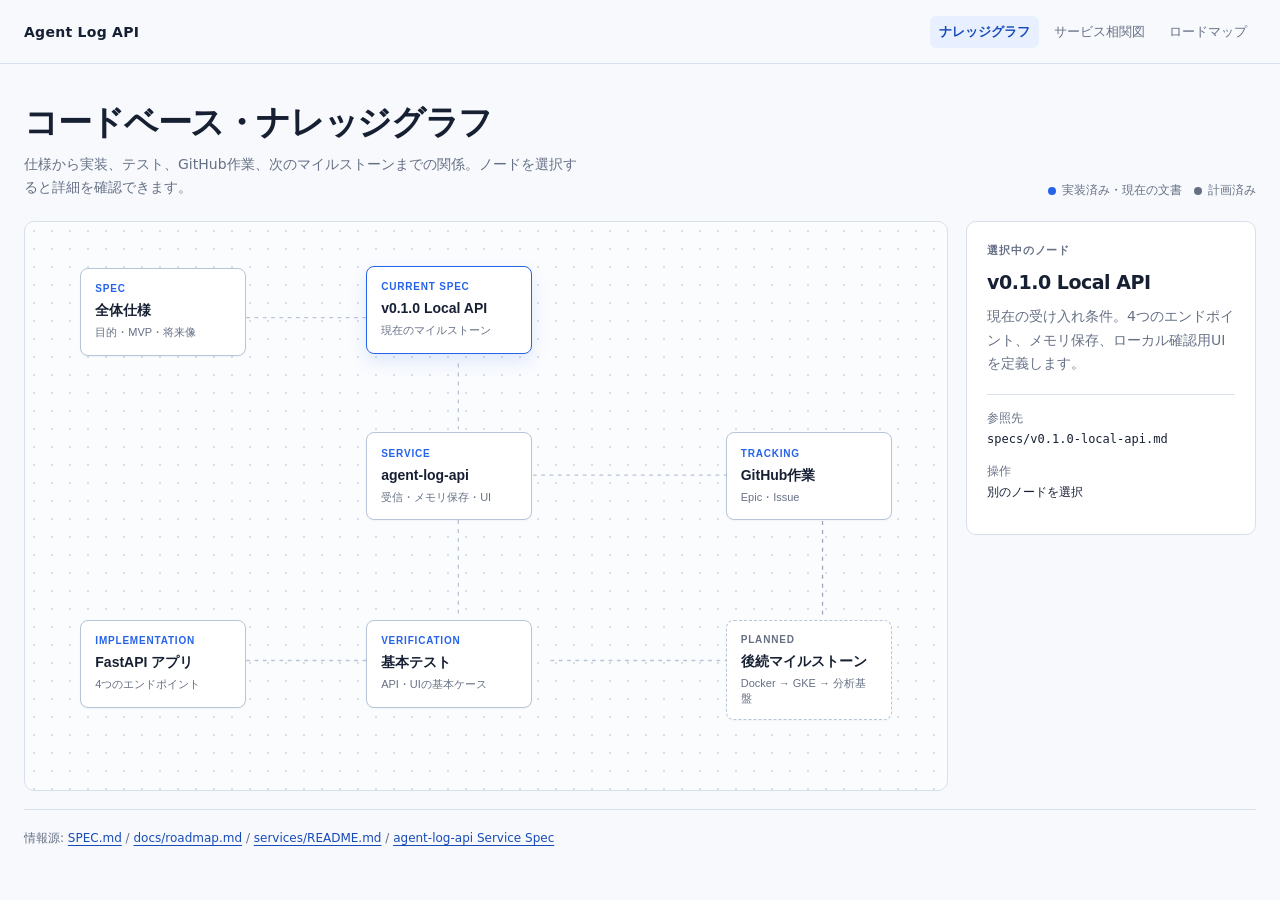
<file: docs/visualizations/knowledge-graph.html>
<!doctype html>
<html lang="ja">
<head>
  <meta charset="utf-8">
  <meta name="viewport" content="width=device-width, initial-scale=1">
  <meta name="description" content="Agent Log API の仕様、実装、テスト、Issue、マイルストーンの関係図。">
  <title>コードベース・ナレッジグラフ</title>
  <style>
    :root{--bg:#f7f9fc;--surface:#fff;--ink:#172033;--muted:#667085;--line:#d8e0ec;--blue:#2563eb;--blue-soft:#e8f0ff;--gray:#667085;--gray-soft:#eef1f5;--focus:#101828;font-family:Inter,"Hiragino Sans",system-ui,sans-serif;color:var(--ink);background:var(--bg)}
    *{box-sizing:border-box}body{margin:0;background:var(--bg)}a{color:inherit}.skip{position:absolute;left:1rem;top:-4rem;padding:.6rem .8rem;background:var(--focus);color:#fff;z-index:10}.skip:focus{top:1rem}button:focus-visible,a:focus-visible{outline:3px solid #93b4ff;outline-offset:3px}.shell{max-width:1280px;margin:auto;padding:0 24px}.bar{height:64px;display:flex;align-items:center;justify-content:space-between;border-bottom:1px solid var(--line)}.brand{flex:none;white-space:nowrap;font-size:14px;font-weight:750;text-decoration:none;letter-spacing:.02em}.nav{display:flex;gap:6px}.nav a{padding:7px 9px;border-radius:6px;color:var(--muted);font-size:13px;text-decoration:none}.nav a[aria-current="page"]{background:var(--blue-soft);color:#174bb9;font-weight:700}.page-head{display:flex;align-items:end;justify-content:space-between;gap:24px;padding:36px 0 22px}.page-head h1{margin:0;font-size:clamp(24px,3vw,34px);letter-spacing:-.04em}.page-head p{max-width:560px;margin:7px 0 0;color:var(--muted);font-size:14px;line-height:1.65}.legend{display:flex;gap:12px;flex-wrap:wrap;color:var(--muted);font-size:12px;white-space:nowrap}.legend span{display:flex;align-items:center;gap:6px}.dot{width:8px;height:8px;border-radius:99px;background:var(--blue)}.dot.planned{background:var(--gray)}.workspace{display:grid;grid-template-columns:minmax(0,1fr) 290px;gap:18px;align-items:start}.diagram{position:relative;min-height:570px;overflow:hidden;border:1px solid var(--line);border-radius:10px;background-color:#fbfcfe;background-image:radial-gradient(#d7deea 1px,transparent 1px);background-size:18px 18px}.lines{position:absolute;inset:0;width:100%;height:100%;pointer-events:none}.lines path{fill:none;stroke:#b8c4d7;stroke-width:1.4;stroke-dasharray:4 5}.lines path.planned{stroke:#9ba7b9}.node{position:absolute;width:clamp(132px,18%,180px);min-height:88px;padding:13px 14px;border:1px solid #b8c5d9;border-radius:8px;background:var(--surface);color:var(--ink);text-align:left;cursor:pointer;box-shadow:0 1px 2px rgb(16 24 40 / .04);transition:border-color .18s,box-shadow .18s,transform .18s}.node:hover,.node[aria-pressed="true"]{border-color:var(--blue);box-shadow:0 8px 18px rgb(37 99 235 / .13);transform:translateY(-2px)}.node.planned{border-style:dashed}.node .kind{display:block;margin-bottom:7px;color:var(--blue);font-size:10px;font-weight:800;letter-spacing:.08em;text-transform:uppercase}.node.planned .kind{color:var(--gray)}.node strong{display:block;font-size:14px;line-height:1.35}.node small{display:block;margin-top:5px;color:var(--muted);font-size:11px;line-height:1.4}.n-spec{left:6%;top:8%}.n-milestone{left:37%;top:8%}.n-service{left:37%;top:37%}.n-issues{right:6%;top:37%}.n-app{left:6%;top:70%}.n-tests{left:37%;top:70%}.n-roadmap{right:6%;top:70%}.inspector{position:sticky;top:18px;padding:20px;border:1px solid var(--line);border-radius:10px;background:var(--surface)}.inspector .eyebrow{margin:0 0 10px;color:var(--muted);font-size:11px;font-weight:800;letter-spacing:.08em;text-transform:uppercase}.inspector h2{margin:0;font-size:19px;letter-spacing:-.025em}.inspector p{margin:12px 0 18px;color:var(--muted);font-size:14px;line-height:1.7}.meta{padding-top:14px;border-top:1px solid var(--line);font-size:12px;line-height:1.6}.meta dt{color:var(--muted)}.meta dd{margin:2px 0 12px;font-family:ui-monospace,SFMono-Regular,monospace;color:var(--ink);overflow-wrap:anywhere}.sources{margin:18px 0 0;padding:18px 0 30px;border-top:1px solid var(--line);color:var(--muted);font-size:12px;line-height:1.7}.sources a{color:#174bb9;text-underline-offset:3px}@media(max-width:760px){.shell{padding:0 16px}.bar{height:auto;min-height:60px;align-items:flex-start;padding:13px 0}.brand{padding-top:7px}.nav{justify-content:flex-end;flex-wrap:wrap}.page-head{display:block;padding:25px 0 16px}.legend{margin-top:14px}.workspace{display:block}.diagram{min-height:auto;padding:14px;background-image:none}.lines{display:none}.node{position:relative;left:auto!important;right:auto!important;top:auto!important;width:100%;min-height:0;margin:0 0 10px}.inspector{position:relative;top:auto;margin-top:14px}.sources{margin-top:14px}}
  </style>
</head>
<body>
  <a class="skip" href="#graph">図へ移動</a>
  <header class="shell bar"><a class="brand" href="../../README.md">Agent Log API</a><nav class="nav" aria-label="ページ移動"><a aria-current="page" href="knowledge-graph.html">ナレッジグラフ</a><a href="microservice-relationships.html">サービス相関図</a><a href="../roadmap.md">ロードマップ</a></nav></header>
  <main class="shell">
    <section class="page-head" aria-labelledby="page-title"><div><h1 id="page-title">コードベース・ナレッジグラフ</h1><p>仕様から実装、テスト、GitHub作業、次のマイルストーンまでの関係。ノードを選択すると詳細を確認できます。</p></div><div class="legend" aria-label="凡例"><span><i class="dot" aria-hidden="true"></i>実装済み・現在の文書</span><span><i class="dot planned" aria-hidden="true"></i>計画済み</span></div></section>
    <div class="workspace">
      <section id="graph" class="diagram" aria-label="コードベース・ナレッジグラフ">
        <svg class="lines" viewBox="0 0 1000 570" preserveAspectRatio="none" aria-hidden="true"><path d="M240 96H370"/><path d="M470 142V208"/><path d="M470 290V398"/><path d="M470 254H770"/><path d="M370 440H240"/><path d="M570 440H770"/><path class="planned" d="M865 300V398"/></svg>
        <button class="node n-spec" type="button" data-title="全体仕様" data-copy="プロダクト仮説、MVP、将来のGCP・Kubernetes方針を定義する全体Specです。" data-source="SPEC.md" aria-pressed="false"><span class="kind">Spec</span><strong>全体仕様</strong><small>目的・MVP・将来像</small></button>
        <button class="node n-milestone" type="button" data-title="v0.1.0 Local API" data-copy="現在の受け入れ条件。4つのエンドポイント、メモリ保存、ローカル確認用UIを定義します。" data-source="specs/v0.1.0-local-api.md" aria-pressed="true"><span class="kind">Current spec</span><strong>v0.1.0 Local API</strong><small>現在のマイルストーン</small></button>
        <button class="node n-service" type="button" data-title="agent-log-api" data-copy="HTTPで操作ログを受け、メモリ保存と標準出力を担う現在のサービスです。ローカル確認UIもここに同梱します。" data-source="services/agent-log-api/SPEC.md" aria-pressed="false"><span class="kind">Service</span><strong>agent-log-api</strong><small>受信・メモリ保存・UI</small></button>
        <button class="node n-issues" type="button" data-title="GitHub作業" data-copy="EPIC-001の下で、CI-001 #15、UI-001 #16、DOC-001 #6を追跡します。この図はDOC-002 #18です。" data-source="GitHub Issues" aria-pressed="false"><span class="kind">Tracking</span><strong>GitHub作業</strong><small>Epic・Issue</small></button>
        <button class="node n-app" type="button" data-title="FastAPI アプリ" data-copy="GET /、GET /health、POST /logs、GET /logs を提供し、静的なローカル確認用UIを返します。" data-source="services/agent-log-api/app/main.py" aria-pressed="false"><span class="kind">Implementation</span><strong>FastAPI アプリ</strong><small>4つのエンドポイント</small></button>
        <button class="node n-tests" type="button" data-title="基本テスト" data-copy="ヘルスチェック、ログ登録・一覧、入力検証、UIの応答を確認するテストです。" data-source="services/agent-log-api/tests/test_main.py" aria-pressed="false"><span class="kind">Verification</span><strong>基本テスト</strong><small>API・UIの基本ケース</small></button>
        <button class="node planned n-roadmap" type="button" data-title="後続マイルストーン" data-copy="Docker、ローカルKubernetes、GKE、Pub/Sub、BigQueryへ段階的に進みます。ここにある要素はまだ実装されていません。" data-source="docs/roadmap.md" aria-pressed="false"><span class="kind">Planned</span><strong>後続マイルストーン</strong><small>Docker → GKE → 分析基盤</small></button>
      </section>
      <aside class="inspector" aria-live="polite"><p class="eyebrow">選択中のノード</p><h2 id="detail-title">v0.1.0 Local API</h2><p id="detail-copy">現在の受け入れ条件。4つのエンドポイント、メモリ保存、ローカル確認用UIを定義します。</p><dl class="meta"><dt>参照先</dt><dd id="detail-source">specs/v0.1.0-local-api.md</dd><dt>操作</dt><dd>別のノードを選択</dd></dl></aside>
    </div>
    <p class="sources">情報源: <a href="../../SPEC.md">SPEC.md</a> / <a href="../roadmap.md">docs/roadmap.md</a> / <a href="../../services/README.md">services/README.md</a> / <a href="../../services/agent-log-api/SPEC.md">agent-log-api Service Spec</a></p>
  </main>
  <script>
    document.querySelectorAll('.node').forEach((node) => node.addEventListener('click', () => { document.querySelectorAll('.node').forEach((item) => item.setAttribute('aria-pressed', 'false')); node.setAttribute('aria-pressed', 'true'); document.querySelector('#detail-title').textContent = node.dataset.title; document.querySelector('#detail-copy').textContent = node.dataset.copy; document.querySelector('#detail-source').textContent = node.dataset.source; }));
  </script>
</body>
</html>
</file>
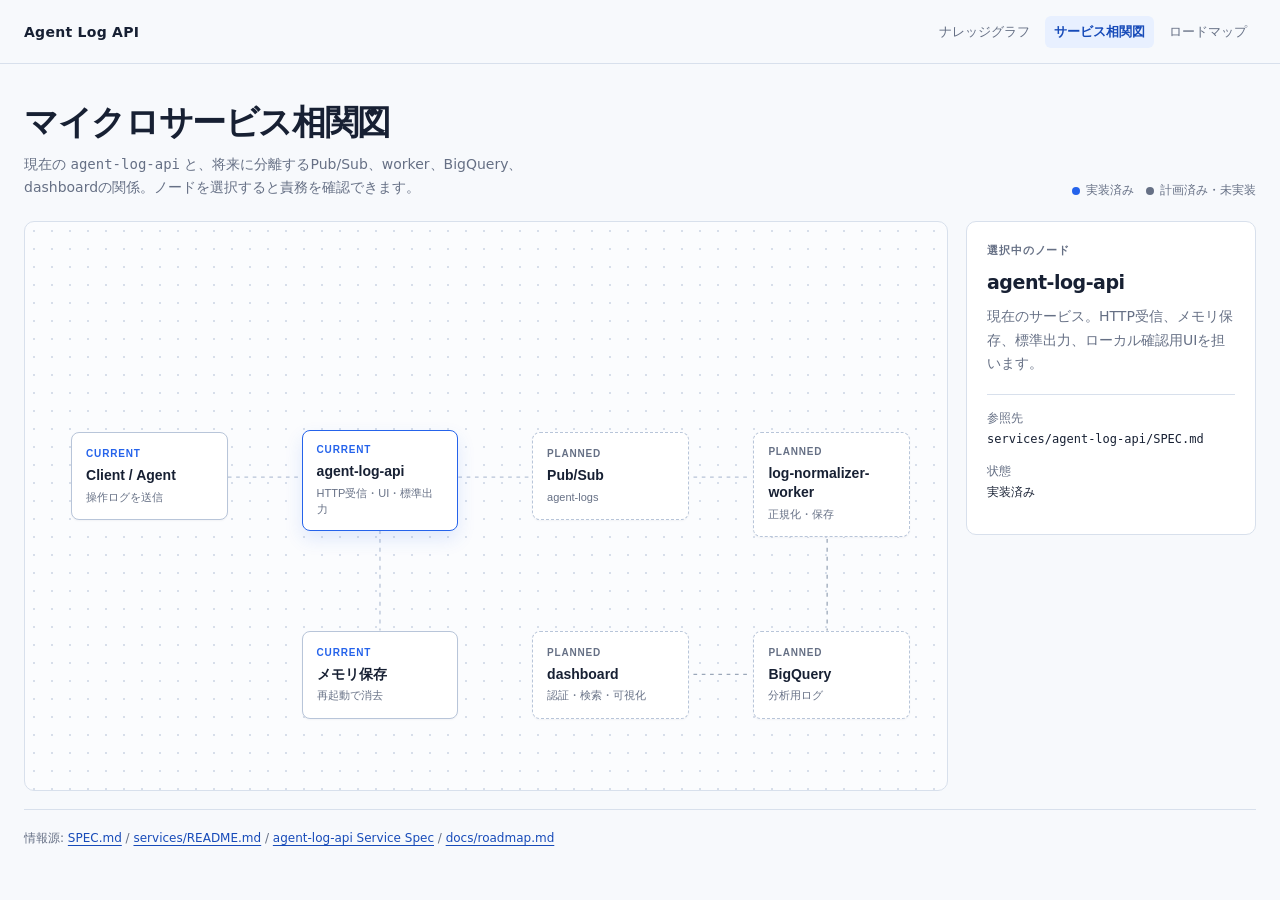
<file: docs/visualizations/microservice-relationships.html>
<!doctype html>
<html lang="ja">
<head>
  <meta charset="utf-8">
  <meta name="viewport" content="width=device-width, initial-scale=1">
  <meta name="description" content="Agent Log API の現在と将来のマイクロサービス相関図。">
  <title>マイクロサービス相関図</title>
  <style>
    :root{--bg:#f7f9fc;--surface:#fff;--ink:#172033;--muted:#667085;--line:#d8e0ec;--blue:#2563eb;--blue-soft:#e8f0ff;--gray:#667085;--focus:#101828;font-family:Inter,"Hiragino Sans",system-ui,sans-serif;color:var(--ink);background:var(--bg)}*{box-sizing:border-box}body{margin:0;background:var(--bg)}a{color:inherit}.skip{position:absolute;left:1rem;top:-4rem;padding:.6rem .8rem;background:var(--focus);color:#fff;z-index:10}.skip:focus{top:1rem}button:focus-visible,a:focus-visible{outline:3px solid #93b4ff;outline-offset:3px}.shell{max-width:1280px;margin:auto;padding:0 24px}.bar{height:64px;display:flex;align-items:center;justify-content:space-between;border-bottom:1px solid var(--line)}.brand{flex:none;white-space:nowrap;font-size:14px;font-weight:750;text-decoration:none;letter-spacing:.02em}.nav{display:flex;gap:6px}.nav a{padding:7px 9px;border-radius:6px;color:var(--muted);font-size:13px;text-decoration:none}.nav a[aria-current="page"]{background:var(--blue-soft);color:#174bb9;font-weight:700}.page-head{display:flex;align-items:end;justify-content:space-between;gap:24px;padding:36px 0 22px}.page-head h1{margin:0;font-size:clamp(24px,3vw,34px);letter-spacing:-.04em}.page-head p{max-width:560px;margin:7px 0 0;color:var(--muted);font-size:14px;line-height:1.65}.legend{display:flex;gap:12px;flex-wrap:wrap;color:var(--muted);font-size:12px;white-space:nowrap}.legend span{display:flex;align-items:center;gap:6px}.dot{width:8px;height:8px;border-radius:99px;background:var(--blue)}.dot.planned{background:var(--gray)}.workspace{display:grid;grid-template-columns:minmax(0,1fr) 290px;gap:18px;align-items:start}.diagram{position:relative;min-height:570px;overflow:hidden;border:1px solid var(--line);border-radius:10px;background-color:#fbfcfe;background-image:radial-gradient(#d7deea 1px,transparent 1px);background-size:18px 18px}.lines{position:absolute;inset:0;width:100%;height:100%;pointer-events:none}.lines path{fill:none;stroke:#b8c4d7;stroke-width:1.4;stroke-dasharray:4 5}.lines path.planned{stroke:#9ba7b9}.node{position:absolute;width:clamp(130px,17%,175px);min-height:88px;padding:13px 14px;border:1px solid #b8c5d9;border-radius:8px;background:var(--surface);color:var(--ink);text-align:left;cursor:pointer;box-shadow:0 1px 2px rgb(16 24 40 / .04);transition:border-color .18s,box-shadow .18s,transform .18s}.node:hover,.node[aria-pressed="true"]{border-color:var(--blue);box-shadow:0 8px 18px rgb(37 99 235 / .13);transform:translateY(-2px)}.node.planned{border-style:dashed}.node .kind{display:block;margin-bottom:7px;color:var(--blue);font-size:10px;font-weight:800;letter-spacing:.08em;text-transform:uppercase}.node.planned .kind{color:var(--gray)}.node strong{display:block;font-size:14px;line-height:1.35}.node small{display:block;margin-top:5px;color:var(--muted);font-size:11px;line-height:1.4}.n-client{left:5%;top:37%}.n-api{left:30%;top:37%}.n-memory{left:30%;top:72%}.n-pubsub{left:55%;top:37%}.n-worker{right:4%;top:37%}.n-bigquery{right:4%;top:72%}.n-dashboard{left:55%;top:72%}.inspector{position:sticky;top:18px;padding:20px;border:1px solid var(--line);border-radius:10px;background:var(--surface)}.inspector .eyebrow{margin:0 0 10px;color:var(--muted);font-size:11px;font-weight:800;letter-spacing:.08em;text-transform:uppercase}.inspector h2{margin:0;font-size:19px;letter-spacing:-.025em}.inspector p{margin:12px 0 18px;color:var(--muted);font-size:14px;line-height:1.7}.meta{padding-top:14px;border-top:1px solid var(--line);font-size:12px;line-height:1.6}.meta dt{color:var(--muted)}.meta dd{margin:2px 0 12px;font-family:ui-monospace,SFMono-Regular,monospace;color:var(--ink);overflow-wrap:anywhere}.sources{margin:18px 0 0;padding:18px 0 30px;border-top:1px solid var(--line);color:var(--muted);font-size:12px;line-height:1.7}.sources a{color:#174bb9;text-underline-offset:3px}@media(max-width:760px){.shell{padding:0 16px}.bar{height:auto;min-height:60px;align-items:flex-start;padding:13px 0}.brand{padding-top:7px}.nav{justify-content:flex-end;flex-wrap:wrap}.page-head{display:block;padding:25px 0 16px}.legend{margin-top:14px}.workspace{display:block}.diagram{min-height:auto;padding:14px;background-image:none}.lines{display:none}.node{position:relative;left:auto!important;right:auto!important;top:auto!important;width:100%;min-height:0;margin:0 0 10px}.inspector{position:relative;top:auto;margin-top:14px}.sources{margin-top:14px}}
  </style>
</head>
<body>
  <a class="skip" href="#map">図へ移動</a>
  <header class="shell bar"><a class="brand" href="../../README.md">Agent Log API</a><nav class="nav" aria-label="ページ移動"><a href="knowledge-graph.html">ナレッジグラフ</a><a aria-current="page" href="microservice-relationships.html">サービス相関図</a><a href="../roadmap.md">ロードマップ</a></nav></header>
  <main class="shell">
    <section class="page-head" aria-labelledby="page-title"><div><h1 id="page-title">マイクロサービス相関図</h1><p>現在の <code>agent-log-api</code> と、将来に分離するPub/Sub、worker、BigQuery、dashboardの関係。ノードを選択すると責務を確認できます。</p></div><div class="legend" aria-label="凡例"><span><i class="dot" aria-hidden="true"></i>実装済み</span><span><i class="dot planned" aria-hidden="true"></i>計画済み・未実装</span></div></section>
    <div class="workspace">
      <section id="map" class="diagram" aria-label="マイクロサービス相関図">
        <svg class="lines" viewBox="0 0 1000 570" preserveAspectRatio="none" aria-hidden="true"><path d="M220 256H300"/><path d="M470 256H550"/><path d="M635 256H785"/><path d="M385 300V410"/><path class="planned" d="M870 300V410"/><path class="planned" d="M635 454H785"/></svg>
        <button class="node n-client" type="button" data-title="Client / Agent" data-copy="Agentまたはクライアントが、操作ログをPOST /logsで送信します。" data-source="POST /logs" aria-pressed="false"><span class="kind">Current</span><strong>Client / Agent</strong><small>操作ログを送信</small></button>
        <button class="node n-api" type="button" data-title="agent-log-api" data-copy="現在のサービス。HTTP受信、メモリ保存、標準出力、ローカル確認用UIを担います。" data-source="services/agent-log-api/SPEC.md" aria-pressed="true"><span class="kind">Current</span><strong>agent-log-api</strong><small>HTTP受信・UI・標準出力</small></button>
        <button class="node n-memory" type="button" data-title="メモリ保存" data-copy="v0.1.0ではログをアプリのメモリへ保存します。プロセスの再起動で消えることを許容します。" data-source="v0.1.0 Local API" aria-pressed="false"><span class="kind">Current</span><strong>メモリ保存</strong><small>再起動で消去</small></button>
        <button class="node planned n-pubsub" type="button" data-title="Pub/Sub" data-copy="受信APIと後続処理を非同期に分離するためのメッセージ境界です。現在は未実装です。" data-source="SPEC.md · Phase 2" aria-pressed="false"><span class="kind">Planned</span><strong>Pub/Sub</strong><small>agent-logs</small></button>
        <button class="node planned n-worker" type="button" data-title="log-normalizer-worker" data-copy="Pub/Subからログを読み、正規化して保存する将来のサービスです。" data-source="services/README.md · Phase 4" aria-pressed="false"><span class="kind">Planned</span><strong>log-normalizer-worker</strong><small>正規化・保存</small></button>
        <button class="node planned n-bigquery" type="button" data-title="BigQuery" data-copy="正規化されたAgent操作ログの分析基盤として計画されています。" data-source="SPEC.md · Phase 2" aria-pressed="false"><span class="kind">Planned</span><strong>BigQuery</strong><small>分析用ログ</small></button>
        <button class="node planned n-dashboard" type="button" data-title="dashboard" data-copy="認証付きでAgentログを検索、分析、可視化する将来のサービスです。ローカル確認用UIとは別の責務です。" data-source="services/README.md · Phase 6" aria-pressed="false"><span class="kind">Planned</span><strong>dashboard</strong><small>認証・検索・可視化</small></button>
      </section>
      <aside class="inspector" aria-live="polite"><p class="eyebrow">選択中のノード</p><h2 id="detail-title">agent-log-api</h2><p id="detail-copy">現在のサービス。HTTP受信、メモリ保存、標準出力、ローカル確認用UIを担います。</p><dl class="meta"><dt>参照先</dt><dd id="detail-source">services/agent-log-api/SPEC.md</dd><dt>状態</dt><dd id="detail-state">実装済み</dd></dl></aside>
    </div>
    <p class="sources">情報源: <a href="../../SPEC.md">SPEC.md</a> / <a href="../../services/README.md">services/README.md</a> / <a href="../../services/agent-log-api/SPEC.md">agent-log-api Service Spec</a> / <a href="../roadmap.md">docs/roadmap.md</a></p>
  </main>
  <script>
    document.querySelectorAll('.node').forEach((node) => node.addEventListener('click', () => { document.querySelectorAll('.node').forEach((item) => item.setAttribute('aria-pressed', 'false')); node.setAttribute('aria-pressed', 'true'); document.querySelector('#detail-title').textContent = node.dataset.title; document.querySelector('#detail-copy').textContent = node.dataset.copy; document.querySelector('#detail-source').textContent = node.dataset.source; document.querySelector('#detail-state').textContent = node.classList.contains('planned') ? '計画済み・未実装' : '実装済み'; }));
  </script>
</body>
</html>
</file>
